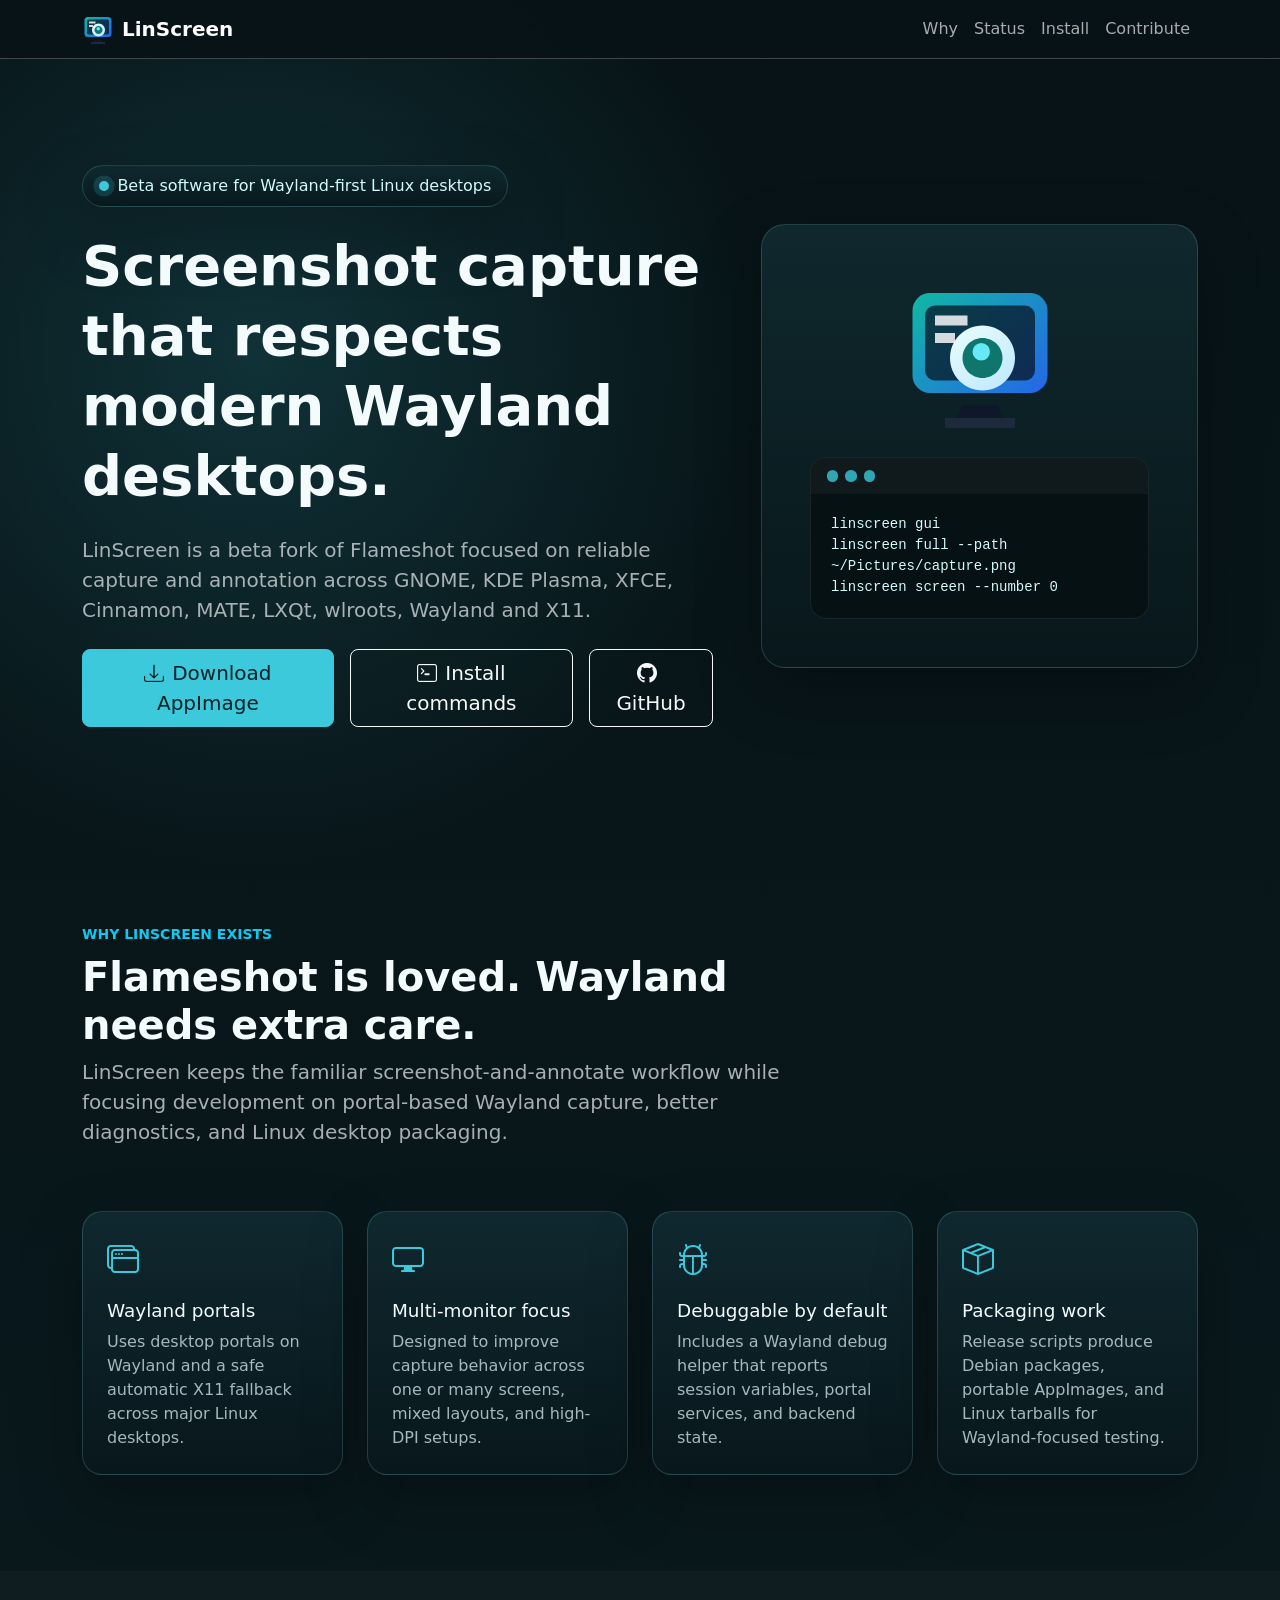
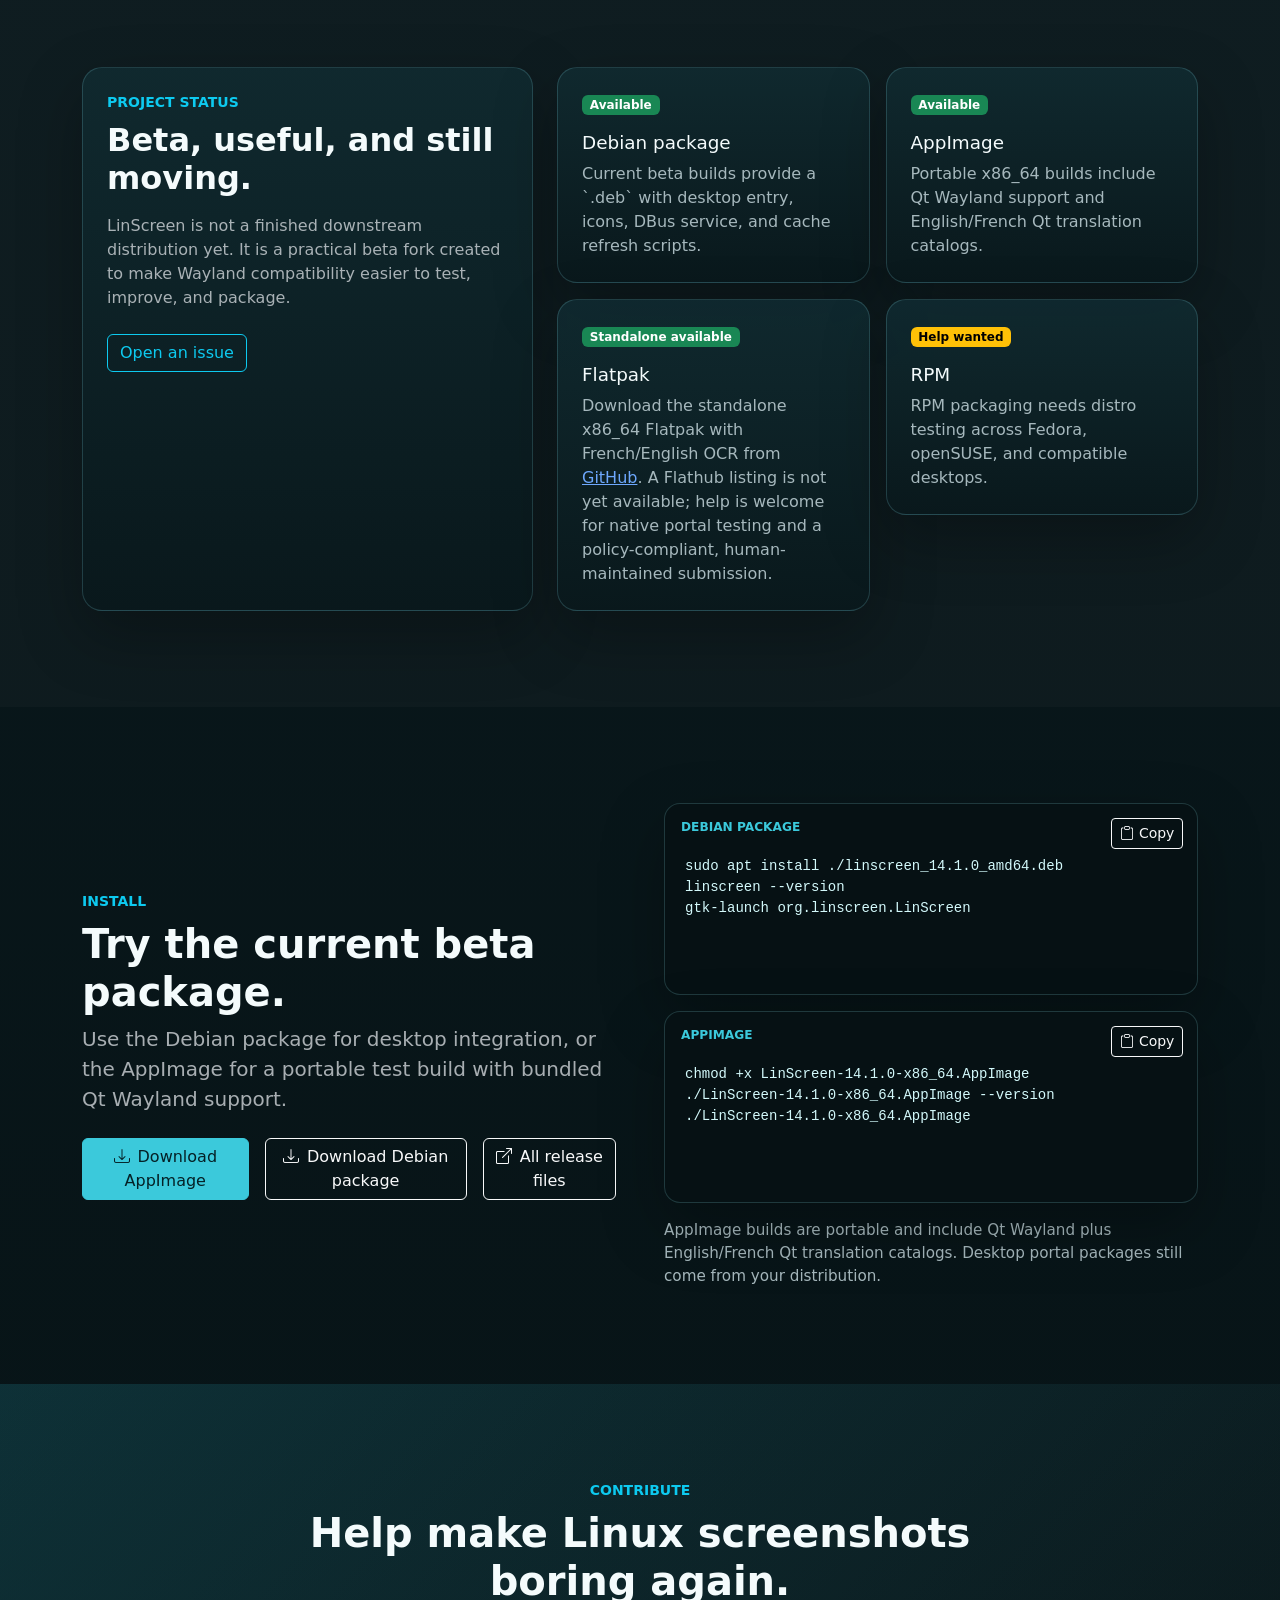
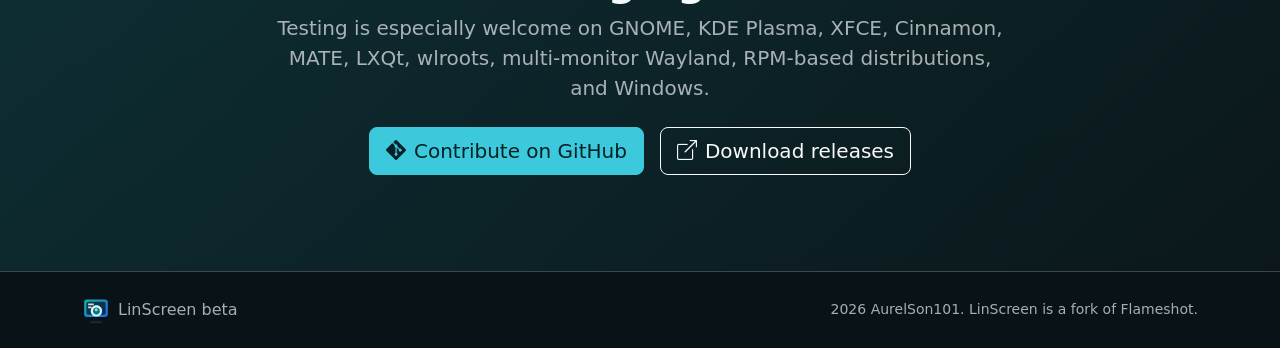
<file: linscreen.aurelson.com/index.html>
<!doctype html>
<html lang="en" data-bs-theme="dark">
  <head>
    <meta charset="utf-8">
    <meta name="viewport" content="width=device-width, initial-scale=1">
    <title>LinScreen - Wayland Screenshot Tool</title>
    <meta name="description" content="LinScreen is a secure screenshot tool for GNOME, KDE Plasma, XFCE, Cinnamon, MATE, LXQt, wlroots, Wayland and X11, with Debian and AppImage builds.">
    <meta name="robots" content="index, follow, max-image-preview:large">
    <meta name="author" content="AurelSon101">
    <link rel="canonical" href="https://linscreen.aurelson.com/">
    <meta name="theme-color" content="#0b7285">
    <meta property="og:title" content="LinScreen">
    <meta property="og:description" content="A beta Flameshot fork focused on reliable Wayland screenshots, with Debian and AppImage builds.">
    <meta property="og:type" content="website">
    <meta property="og:url" content="https://linscreen.aurelson.com/">
    <meta property="og:image" content="https://linscreen.aurelson.com/assets/linscreen.svg">
    <meta name="twitter:card" content="summary">
    <meta name="twitter:title" content="LinScreen - Wayland Screenshot Tool">
    <meta name="twitter:description" content="Reliable screenshots on GNOME, KDE Plasma, XFCE, Cinnamon, MATE, LXQt, wlroots, Wayland and X11. Debian and AppImage builds are available.">
    <meta name="twitter:image" content="https://linscreen.aurelson.com/assets/linscreen.svg">
    <link rel="icon" href="assets/linscreen.svg" type="image/svg+xml">
    <link rel="sitemap" type="application/xml" href="/sitemap.xml">
    <link rel="alternate" type="text/plain" href="/llms.txt" title="LinScreen AI-readable project summary">
    <link href="assets/vendor/bootstrap/bootstrap.min.css" rel="stylesheet">
    <link href="assets/vendor/bootstrap-icons/bootstrap-icons.min.css" rel="stylesheet">
    <link href="assets/styles.css" rel="stylesheet">
    <script type="application/ld+json">
      {
        "@context": "https://schema.org",
        "@type": "SoftwareApplication",
        "name": "LinScreen",
        "applicationCategory": "UtilitiesApplication",
        "operatingSystem": "Linux",
        "url": "https://linscreen.aurelson.com/",
        "codeRepository": "https://github.com/aurelson101/linscreen",
        "downloadUrl": "https://github.com/aurelson101/linscreen/releases/download/v14.1.0/LinScreen-14.1.0-x86_64.AppImage",
        "softwareVersion": "14.1.0",
        "description": "LinScreen provides secure, reliable screenshot capture for GNOME, KDE Plasma, XFCE, Cinnamon, MATE, LXQt, wlroots, Wayland and X11.",
        "isBasedOn": "https://github.com/flameshot-org/flameshot",
        "license": "https://github.com/aurelson101/linscreen/blob/main/LICENSE"
      }
    </script>
  </head>
  <body>
    <nav class="navbar navbar-expand-lg fixed-top border-bottom border-secondary-subtle site-nav">
      <div class="container">
        <a class="navbar-brand d-flex align-items-center gap-2" href="#top" aria-label="LinScreen home">
          <img src="assets/linscreen.svg" alt="" width="32" height="32">
          <span>LinScreen</span>
        </a>
        <button class="navbar-toggler" type="button" data-bs-toggle="collapse" data-bs-target="#mainNav" aria-controls="mainNav" aria-expanded="false" aria-label="Toggle navigation">
          <span class="navbar-toggler-icon"></span>
        </button>
        <div class="collapse navbar-collapse" id="mainNav">
          <ul class="navbar-nav ms-auto mb-2 mb-lg-0">
            <li class="nav-item"><a class="nav-link" href="#why">Why</a></li>
            <li class="nav-item"><a class="nav-link" href="#status">Status</a></li>
            <li class="nav-item"><a class="nav-link" href="#install">Install</a></li>
            <li class="nav-item"><a class="nav-link" href="#contribute">Contribute</a></li>
          </ul>
        </div>
      </div>
    </nav>

    <main id="top">
      <section class="hero-section">
        <div class="container">
          <div class="row align-items-center g-5">
            <div class="col-lg-7">
              <div class="d-inline-flex align-items-center gap-2 rounded-pill beta-pill px-3 py-2 mb-4">
                <span class="status-dot"></span>
                Beta software for Wayland-first Linux desktops
              </div>
              <h1 class="display-4 fw-bold lh-sm mb-4">Screenshot capture that respects modern Wayland desktops.</h1>
              <p class="lead text-body-secondary mb-4">
                LinScreen is a beta fork of Flameshot focused on reliable capture and annotation across GNOME, KDE Plasma, XFCE, Cinnamon, MATE, LXQt, wlroots, Wayland and X11.
              </p>
              <div class="d-flex flex-column flex-sm-row gap-3">
                <a class="btn btn-info btn-lg" href="https://github.com/aurelson101/linscreen/releases/download/v14.1.0/LinScreen-14.1.0-x86_64.AppImage" target="_blank" rel="noreferrer">
                  <i class="bi bi-download me-2"></i>Download AppImage
                </a>
                <a class="btn btn-outline-light btn-lg" href="#install">
                  <i class="bi bi-terminal me-2"></i>Install commands
                </a>
                <a class="btn btn-outline-light btn-lg" href="https://github.com/aurelson101/linscreen" target="_blank" rel="noreferrer">
                  <i class="bi bi-github me-2"></i>GitHub
                </a>
              </div>
            </div>
            <div class="col-lg-5">
              <div class="hero-panel p-4 p-lg-5">
                <img class="hero-logo mb-4" src="assets/linscreen.svg" alt="LinScreen logo">
                <div class="terminal-card">
                  <div class="terminal-bar">
                    <span></span><span></span><span></span>
                  </div>
                  <pre class="mb-0"><code>linscreen gui
linscreen full --path ~/Pictures/capture.png
linscreen screen --number 0</code></pre>
                </div>
              </div>
            </div>
          </div>
        </div>
      </section>

      <section id="why" class="section-pad">
        <div class="container">
          <div class="row mb-5">
            <div class="col-lg-8">
              <p class="text-info text-uppercase small fw-semibold mb-2">Why LinScreen exists</p>
              <h2 class="h1 fw-bold">Flameshot is loved. Wayland needs extra care.</h2>
              <p class="text-body-secondary fs-5">
                LinScreen keeps the familiar screenshot-and-annotate workflow while focusing development on portal-based Wayland capture, better diagnostics, and Linux desktop packaging.
              </p>
            </div>
          </div>
          <div class="row g-4">
            <div class="col-md-6 col-xl-3">
              <div class="feature-card h-100">
                <i class="bi bi-window-stack"></i>
                <h3>Wayland portals</h3>
                <p>Uses desktop portals on Wayland and a safe automatic X11 fallback across major Linux desktops.</p>
              </div>
            </div>
            <div class="col-md-6 col-xl-3">
              <div class="feature-card h-100">
                <i class="bi bi-display"></i>
                <h3>Multi-monitor focus</h3>
                <p>Designed to improve capture behavior across one or many screens, mixed layouts, and high-DPI setups.</p>
              </div>
            </div>
            <div class="col-md-6 col-xl-3">
              <div class="feature-card h-100">
                <i class="bi bi-bug"></i>
                <h3>Debuggable by default</h3>
                <p>Includes a Wayland debug helper that reports session variables, portal services, and backend state.</p>
              </div>
            </div>
            <div class="col-md-6 col-xl-3">
              <div class="feature-card h-100">
                <i class="bi bi-box-seam"></i>
                <h3>Packaging work</h3>
                <p>Release scripts produce Debian packages, portable AppImages, and Linux tarballs for Wayland-focused testing.</p>
              </div>
            </div>
          </div>
        </div>
      </section>

      <section id="status" class="section-pad status-section">
        <div class="container">
          <div class="row g-4 align-items-stretch">
            <div class="col-lg-5">
              <div class="status-panel h-100">
                <p class="text-info text-uppercase small fw-semibold mb-2">Project status</p>
                <h2 class="fw-bold mb-3">Beta, useful, and still moving.</h2>
                <p class="text-body-secondary">
                  LinScreen is not a finished downstream distribution yet. It is a practical beta fork created to make Wayland compatibility easier to test, improve, and package.
                </p>
                <a class="btn btn-outline-info mt-2" href="https://github.com/aurelson101/linscreen/issues" target="_blank" rel="noreferrer">
                  Open an issue
                </a>
              </div>
            </div>
            <div class="col-lg-7">
              <div class="row g-3">
                <div class="col-sm-6">
                  <div class="status-item">
                    <span class="badge text-bg-success">Available</span>
                    <h3>Debian package</h3>
                    <p>Current beta builds provide a `.deb` with desktop entry, icons, DBus service, and cache refresh scripts.</p>
                  </div>
                </div>
                <div class="col-sm-6">
                  <div class="status-item">
                    <span class="badge text-bg-success">Available</span>
                    <h3>AppImage</h3>
                    <p>Portable x86_64 builds include Qt Wayland support and English/French Qt translation catalogs.</p>
                  </div>
                </div>
                <div class="col-sm-6">
                  <div class="status-item">
                    <span class="badge text-bg-success">Standalone available</span>
                    <h3>Flatpak</h3>
                    <p>Download the standalone x86_64 Flatpak with French/English OCR from <a href="https://github.com/aurelson101/linscreen/releases">GitHub</a>. A Flathub listing is not yet available; help is welcome for native portal testing and a policy-compliant, human-maintained submission.</p>
                  </div>
                </div>
                <div class="col-sm-6">
                  <div class="status-item">
                    <span class="badge text-bg-warning">Help wanted</span>
                    <h3>RPM</h3>
                    <p>RPM packaging needs distro testing across Fedora, openSUSE, and compatible desktops.</p>
                  </div>
                </div>
              </div>
            </div>
          </div>
        </div>
      </section>

      <section id="install" class="section-pad">
        <div class="container">
          <div class="row g-5 align-items-center">
            <div class="col-lg-6">
              <p class="text-info text-uppercase small fw-semibold mb-2">Install</p>
              <h2 class="h1 fw-bold">Try the current beta package.</h2>
              <p class="text-body-secondary fs-5">
                Use the Debian package for desktop integration, or the AppImage for a portable test build with bundled Qt Wayland support.
              </p>
              <div class="d-flex flex-column flex-sm-row gap-3 mt-4">
                <a class="btn btn-info" href="https://github.com/aurelson101/linscreen/releases/download/v14.1.0/LinScreen-14.1.0-x86_64.AppImage" target="_blank" rel="noreferrer">
                  <i class="bi bi-download me-2"></i>Download AppImage
                </a>
                <a class="btn btn-outline-light" href="https://github.com/aurelson101/linscreen/releases/download/v14.1.0/linscreen_14.1.0_amd64.deb" target="_blank" rel="noreferrer">
                  <i class="bi bi-download me-2"></i>Download Debian package
                </a>
                <a class="btn btn-outline-light" href="https://github.com/aurelson101/linscreen/releases" target="_blank" rel="noreferrer">
                  <i class="bi bi-box-arrow-up-right me-2"></i>All release files
                </a>
              </div>
            </div>
            <div class="col-lg-6">
              <div class="code-card mb-3">
                <button class="btn btn-sm btn-outline-light copy-btn" type="button" data-copy-target="#installCommand">
                  <i class="bi bi-clipboard"></i>
                  Copy
                </button>
                <div class="code-label">Debian package</div>
                <pre class="mb-0"><code id="installCommand">sudo apt install ./linscreen_14.1.0_amd64.deb
linscreen --version
gtk-launch org.linscreen.LinScreen</code></pre>
              </div>
              <div class="code-card">
                <button class="btn btn-sm btn-outline-light copy-btn" type="button" data-copy-target="#appImageCommand">
                  <i class="bi bi-clipboard"></i>
                  Copy
                </button>
                <div class="code-label">AppImage</div>
                <pre class="mb-0"><code id="appImageCommand">chmod +x LinScreen-14.1.0-x86_64.AppImage
./LinScreen-14.1.0-x86_64.AppImage --version
./LinScreen-14.1.0-x86_64.AppImage</code></pre>
              </div>
              <p class="install-note mt-3 mb-0">
                AppImage builds are portable and include Qt Wayland plus English/French Qt translation catalogs. Desktop portal packages still come from your distribution.
              </p>
            </div>
          </div>
        </div>
      </section>

      <section id="contribute" class="section-pad contribute-section">
        <div class="container">
          <div class="row justify-content-center text-center">
            <div class="col-lg-8">
              <p class="text-info text-uppercase small fw-semibold mb-2">Contribute</p>
              <h2 class="h1 fw-bold">Help make Linux screenshots boring again.</h2>
              <p class="text-body-secondary fs-5">
                Testing is especially welcome on GNOME, KDE Plasma, XFCE, Cinnamon, MATE, LXQt, wlroots, multi-monitor Wayland, RPM-based distributions, and Windows.
              </p>
              <div class="d-flex flex-column flex-sm-row justify-content-center gap-3 mt-4">
                <a class="btn btn-info btn-lg" href="https://github.com/aurelson101/linscreen" target="_blank" rel="noreferrer">
                  <i class="bi bi-git me-2"></i>Contribute on GitHub
                </a>
                <a class="btn btn-outline-light btn-lg" href="https://github.com/aurelson101/linscreen/releases" target="_blank" rel="noreferrer">
                  <i class="bi bi-box-arrow-up-right me-2"></i>Download releases
                </a>
              </div>
            </div>
          </div>
        </div>
      </section>
    </main>

    <footer class="border-top border-secondary-subtle py-4">
      <div class="container d-flex flex-column flex-md-row align-items-center justify-content-between gap-3">
        <div class="d-flex align-items-center gap-2">
          <img src="assets/linscreen.svg" alt="" width="28" height="28">
          <span class="text-body-secondary">LinScreen beta</span>
        </div>
        <div class="text-body-secondary small">
          <span id="year"></span> AurelSon101. LinScreen is a fork of Flameshot.
        </div>
      </div>
    </footer>

    <script src="assets/vendor/bootstrap/bootstrap.bundle.min.js"></script>
    <script src="assets/app.js"></script>
  </body>
</html>
</file>
<file: linscreen.aurelson.com/assets/styles.css>
:root {
  --ls-bg: #071316;
  --ls-panel: #0d1f24;
  --ls-panel-soft: #102a30;
  --ls-border: rgba(128, 213, 225, 0.2);
  --ls-accent: #3bc9db;
  --ls-accent-strong: #15aabf;
  --ls-text-muted: #a6b8bd;
}

html {
  scroll-padding-top: 5rem;
}

body {
  background:
    radial-gradient(circle at 20% 10%, rgba(59, 201, 219, 0.16), transparent 32rem),
    linear-gradient(180deg, #071316 0%, #09181c 42%, #071316 100%);
  color: #f4fbfc;
}

.site-nav {
  background: rgba(7, 19, 22, 0.88);
  backdrop-filter: blur(16px);
}

.navbar-brand {
  font-weight: 700;
}

.hero-section {
  min-height: 92vh;
  display: flex;
  align-items: center;
  padding: 8rem 0 4rem;
}

.beta-pill,
.hero-panel,
.feature-card,
.status-panel,
.status-item,
.code-card {
  border: 1px solid var(--ls-border);
  background: linear-gradient(180deg, rgba(16, 42, 48, 0.92), rgba(9, 24, 28, 0.92));
  box-shadow: 0 1.5rem 4rem rgba(0, 0, 0, 0.28);
}

.beta-pill {
  color: #d3f9fb;
}

.status-dot {
  width: 0.65rem;
  height: 0.65rem;
  border-radius: 50%;
  background: var(--ls-accent);
  box-shadow: 0 0 0 0.35rem rgba(59, 201, 219, 0.18);
}

.hero-panel {
  border-radius: 1.5rem;
}

.hero-logo {
  display: block;
  width: min(10rem, 46vw);
  margin-inline: auto;
}

.terminal-card,
.code-card {
  position: relative;
  border-radius: 1rem;
  overflow: hidden;
}

.terminal-card {
  background: #061114;
  border: 1px solid rgba(255, 255, 255, 0.08);
}

.terminal-bar {
  display: flex;
  gap: 0.45rem;
  padding: 0.8rem 1rem;
  background: rgba(255, 255, 255, 0.04);
}

.terminal-bar span {
  width: 0.7rem;
  height: 0.7rem;
  border-radius: 50%;
  background: var(--ls-accent);
  opacity: 0.8;
}

pre {
  white-space: pre-wrap;
  padding: 1.25rem;
  color: #d3f9fb;
}

.section-pad {
  padding: 6rem 0;
}

.feature-card,
.status-panel,
.status-item {
  border-radius: 1.25rem;
  padding: 1.5rem;
}

.feature-card i {
  font-size: 2rem;
  color: var(--ls-accent);
}

.feature-card h3,
.status-item h3 {
  font-size: 1.15rem;
  margin: 1rem 0 0.5rem;
}

.feature-card p,
.status-item p {
  color: var(--ls-text-muted);
  margin-bottom: 0;
}

.status-section {
  background: rgba(255, 255, 255, 0.025);
}

.code-card {
  background: #061114;
  min-height: 12rem;
}

.code-label {
  padding: 0.85rem 1rem 0;
  color: var(--ls-accent);
  font-size: 0.76rem;
  font-weight: 700;
  letter-spacing: 0;
  text-transform: uppercase;
}

.install-note {
  color: var(--ls-text-muted);
  font-size: 0.95rem;
}

.copy-btn {
  position: absolute;
  top: 0.85rem;
  right: 0.85rem;
  z-index: 2;
}

.contribute-section {
  background:
    linear-gradient(135deg, rgba(21, 170, 191, 0.16), rgba(7, 19, 22, 0.2)),
    rgba(255, 255, 255, 0.02);
}

.btn-info {
  --bs-btn-color: #052126;
  --bs-btn-bg: var(--ls-accent);
  --bs-btn-border-color: var(--ls-accent);
  --bs-btn-hover-bg: #66d9e8;
  --bs-btn-hover-border-color: #66d9e8;
}

@media (max-width: 575.98px) {
  .hero-section {
    min-height: auto;
    padding-top: 7rem;
  }

  .section-pad {
    padding: 4rem 0;
  }

  pre {
    font-size: 0.86rem;
  }
}
</file>
